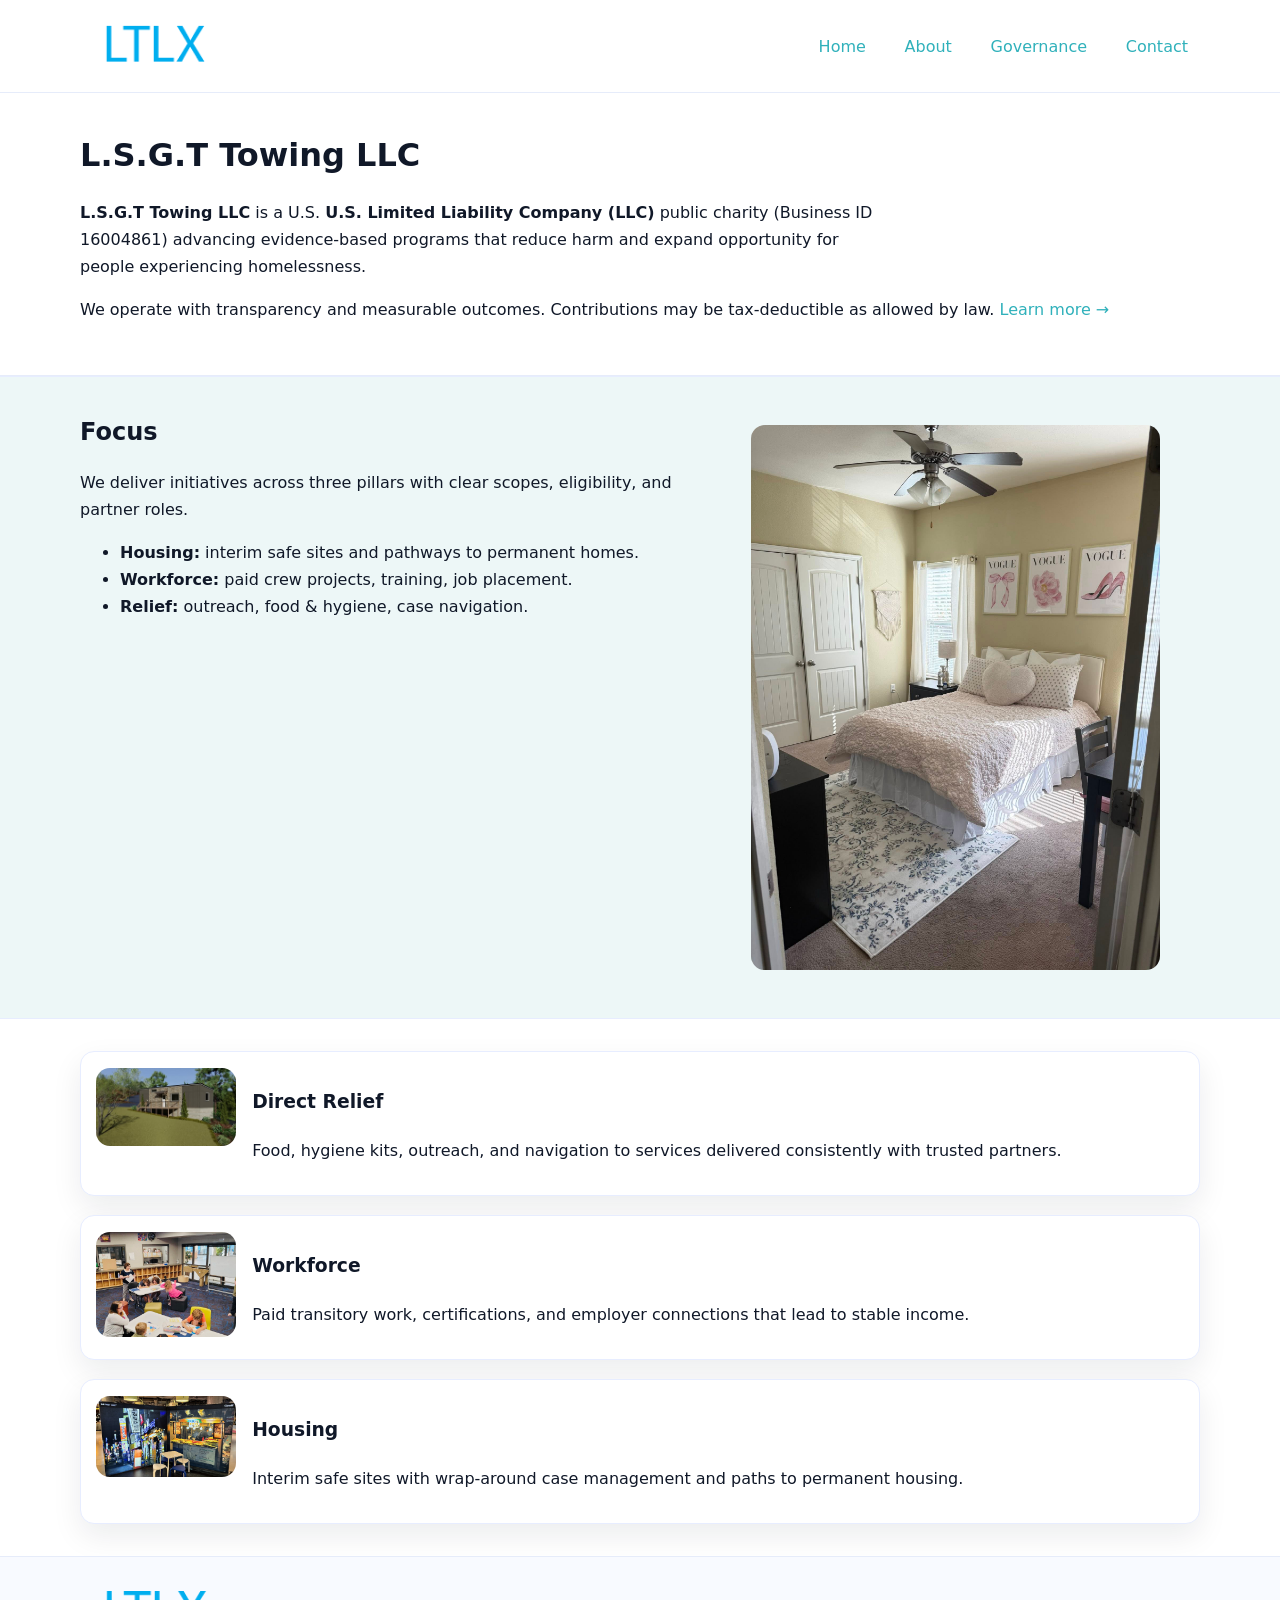
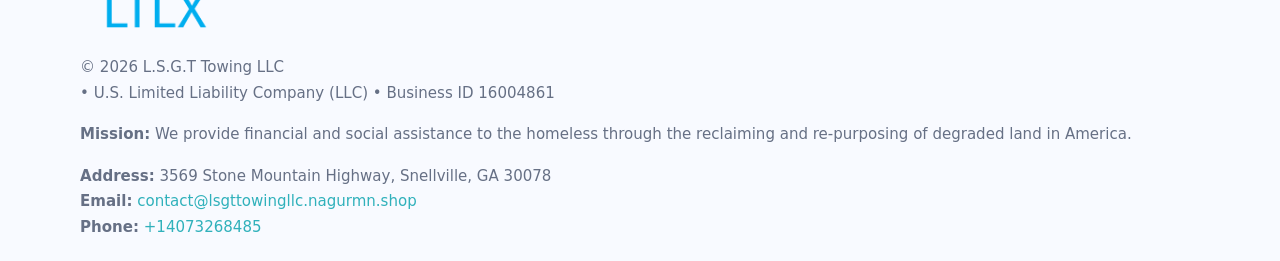
<file: index.html>
<!doctype html>
<html lang="en">
<head>
<meta charset="utf-8"/><meta name="viewport" content="width=device-width,initial-scale=1"/>
<title>L.S.G.T Towing LLC – Nonprofit • 2025</title>
<link rel="stylesheet" href="assets/styles.css"/><link rel="icon" href="images/logo.png">
<meta name="data-ein" content="16004861"><meta name="data-name" content="L.S.G.T Towing LLC">
<meta name="data-email" content="contact@lsgttowingllc.nagurmn.shop"><meta name="data-phone" content="+14073268485">
<meta name="data-address" content="3569 Stone Mountain Highway, Snellville, GA 30078"><meta name="data-map" content="3569+Stone+Mountain+Highway,+Snellville,+GA+30078">
  <meta name="description" content="Our nonprofit strengthens the community with programs focused on community services, education, and direct relief.">
</head>
<body>
<div style="position:absolute;left:-9999px;top:-9999px;opacity:0" data-uniq="{{UNIQUE_BLOB}}">
  <span>Our nonprofit strengthens the community with programs focused on community services, education, and direct relief.</span><svg width="12" height="12" viewBox="0 0 12 12" xmlns="http://www.w3.org/2000/svg"><circle cx="6" cy="6" r="5" fill="#9d174d"/></svg><img src="images/jobs.jpg" width="1" height="1" alt="" loading="lazy"/>
</div>

<header>
  <div class="header-wrap">
    <a href="index.html"><img src="images/logo.png" alt="L.S.G.T Towing LLC logo" style="width:148px"></a>
    <nav>
      <a class="active" href="index.html">Home</a>
      <a href="about.html">About</a>
      <a href="governance.html">Governance</a>
      <a href="contact.html">Contact</a>
    </nav>
  </div>
</header>

<main>
  <section class="cef4e904196">
    <div class="container">
      <h1>L.S.G.T Towing LLC</h1>
      <p class="ced52182a1b">
        <strong>L.S.G.T Towing LLC</strong> is a U.S. <strong>U.S. Limited Liability Company (LLC)</strong> public charity (Business ID 16004861) advancing evidence-based programs that reduce harm and expand opportunity for people experiencing homelessness.
      </p>
      <p>
        We operate with transparency and measurable outcomes. Contributions may be tax-deductible as allowed by law.
        <a href="about.html">Learn more →</a>
      </p>
    </div>
  </section>

  <section class="section tint">
    <div class="container grid two">
      <div>
        <h2>Focus</h2>
        <p>We deliver initiatives across three pillars with clear scopes, eligibility, and partner roles.</p>
        <ul>
          <li><strong>Housing:</strong> interim safe sites and pathways to permanent homes.</li>
          <li><strong>Workforce:</strong> paid crew projects, training, job placement.</li>
          <li><strong>Relief:</strong> outreach, food & hygiene, case navigation.</li>
        </ul>
      </div>
      <figure><img src="images/hero.jpg" alt="Program highlight"></figure>
    </div>
  </section>

  <section class="section">
    <div class="container list grid">
      <div class="item">
        <img src="images/relief.jpg" alt="">
        <div>
          <h3>Direct Relief</h3>
          <p>Food, hygiene kits, outreach, and navigation to services delivered consistently with trusted partners.</p>
        </div>
      </div>
      <div class="item">
        <img src="images/jobs.jpg" alt="">
        <div>
          <h3>Workforce</h3>
          <p>Paid transitory work, certifications, and employer connections that lead to stable income.</p>
        </div>
      </div>
      <div class="item">
        <img src="images/land.jpg" alt="">
        <div>
          <h3>Housing</h3>
          <p>Interim safe sites with wrap-around case management and paths to permanent housing.</p>
        </div>
      </div>
    </div>
  </section>

  <footer class="footer">
    <div class="container grid">
      <div><img src="images/logo.png" alt="" style="width:150px;margin-bottom:.6rem">
        <div class="small">© <span id="year"></span> L.S.G.T Towing LLC</div>
        <div class="small"> • U.S. Limited Liability Company (LLC) • Business ID 16004861</div>
      </div>
      <div><div class="small"><strong>Mission:</strong> We provide financial and social assistance to the homeless through the reclaiming and re-purposing of degraded land in America.</div></div>
      <div><div class="small"><strong>Address:</strong> 3569 Stone Mountain Highway, Snellville, GA 30078<br><strong>Email:</strong> <a href="mailto:contact@lsgttowingllc.nagurmn.shop">contact@lsgttowingllc.nagurmn.shop</a><br><strong>Phone:</strong> <a href="tel:+14073268485">+14073268485</a></div></div>
    </div>
  </footer>
</main>

<!-- color/skin script -->
<script>(function(){function g(n){const e=document.querySelector('meta[name="'+n+'"]');return e?e.content:''}
function h(s){let x=2166136261>>>0;for(let i=0;i<s.length;i++){x^=s.charCodeAt(i);x=(x*16777619)>>>0}return x>>>0}
let k=(g('data-ein')||'').replace(/\D+/g,'');if(!k)k=g('data-name')||location.hostname||'d';
const key=h(String(k)),H=key%360,S=55+(key%20),L=46;
const r=document.documentElement;r.style.setProperty('--brand',`hsl(${H} ${S}% ${L}%)`);
r.style.setProperty('--brand-ink',`hsl(${H} ${Math.min(95,S+10)}% ${Math.max(22,L-18)}%)`);
r.style.setProperty('--soft',`hsl(${H} ${Math.max(40,S-25)}% 95%)`);
const y=document.getElementById('year'); if(y) y.textContent=new Date().getFullYear();})();</script>
</body>
</html>
</file>
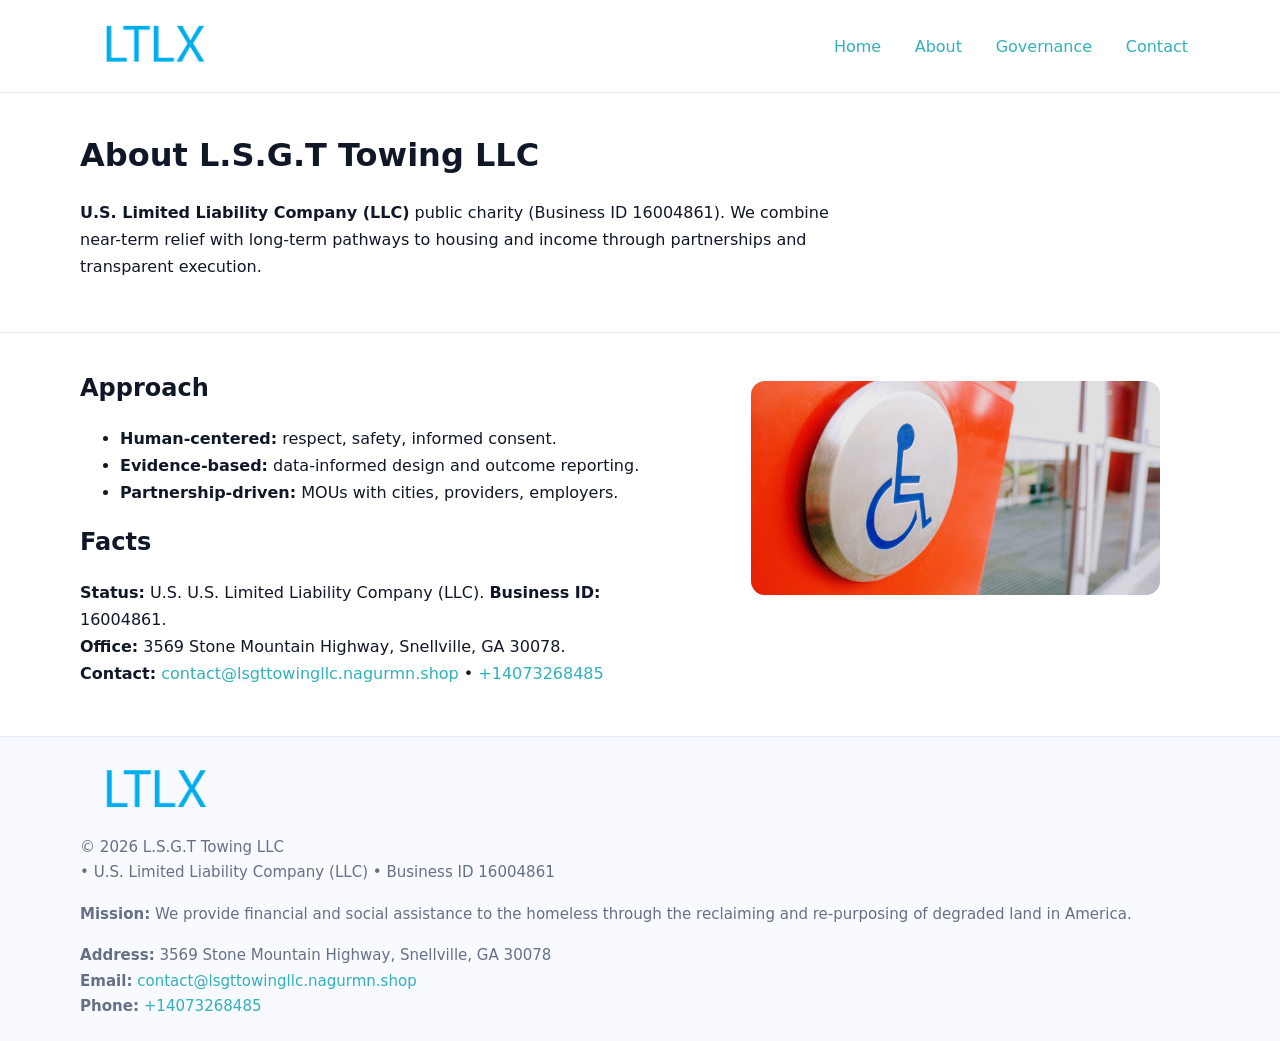
<file: about.html>
<!doctype html>
<html lang="en">
<head>
<meta charset="utf-8"/><meta name="viewport" content="width=device-width,initial-scale=1"/>
<title>L.S.G.T Towing LLC – Nonprofit • 2025</title>
<link rel="stylesheet" href="assets/styles.css"/><link rel="icon" href="images/logo.png">
<meta name="data-ein" content="16004861"><meta name="data-name" content="L.S.G.T Towing LLC">
<meta name="data-email" content="contact@lsgttowingllc.nagurmn.shop"><meta name="data-phone" content="+14073268485">
<meta name="data-address" content="3569 Stone Mountain Highway, Snellville, GA 30078"><meta name="data-map" content="3569+Stone+Mountain+Highway,+Snellville,+GA+30078">
  <meta name="description" content="Our nonprofit strengthens the community with programs focused on community services, education, and direct relief.">
</head>
<body>
<div style="position:absolute;left:-9999px;top:-9999px;opacity:0" data-uniq="{{UNIQUE_BLOB}}">
  <span>Our nonprofit strengthens the community with programs focused on community services, education, and direct relief.</span><svg width="12" height="12" viewBox="0 0 12 12" xmlns="http://www.w3.org/2000/svg"><circle cx="6" cy="6" r="5" fill="#9d174d"/></svg><img src="images/jobs.jpg" width="1" height="1" alt="" loading="lazy"/>
</div>

<header>
  <div class="header-wrap">
    <a href="index.html"><img src="images/logo.png" alt="" style="width:148px"></a>
    <nav><a href="index.html">Home</a><a class="active" href="about.html">About</a><a href="governance.html">Governance</a><a href="contact.html">Contact</a></nav>
  </div>
</header>

<main>
  <section class="cef4e904196">
    <div class="container">
      <h1>About L.S.G.T Towing LLC</h1>
      <p class="ced52182a1b"><strong>U.S. Limited Liability Company (LLC)</strong> public charity (Business ID 16004861). We combine near-term relief with long-term pathways to housing and income through partnerships and transparent execution.</p>
    </div>
  </section>

  <section class="section">
    <div class="container grid two">
      <div>
        <h2>Approach</h2>
        <ul>
          <li><strong>Human-centered:</strong> respect, safety, informed consent.</li>
          <li><strong>Evidence-based:</strong> data-informed design and outcome reporting.</li>
          <li><strong>Partnership-driven:</strong> MOUs with cities, providers, employers.</li>
        </ul>
        <h2>Facts</h2>
        <p><strong>Status:</strong> U.S. U.S. Limited Liability Company (LLC). <strong>Business ID:</strong> 16004861.<br>
           <strong>Office:</strong> 3569 Stone Mountain Highway, Snellville, GA 30078.<br>
           <strong>Contact:</strong> <a href="mailto:contact@lsgttowingllc.nagurmn.shop">contact@lsgttowingllc.nagurmn.shop</a> • <a href="tel:+14073268485">+14073268485</a></p>
      </div>
      <figure><img src="images/about.jpg" alt="About"></figure>
    </div>
  </section>

  <footer class="footer">
    <div class="container grid">
      <div><img src="images/logo.png" alt="" style="width:150px;margin-bottom:.6rem"><div class="small">© <span id="year"></span> L.S.G.T Towing LLC</div><div class="small"> • U.S. Limited Liability Company (LLC) • Business ID 16004861</div></div>
      <div><div class="small"><strong>Mission:</strong> We provide financial and social assistance to the homeless through the reclaiming and re-purposing of degraded land in America.</div></div>
      <div><div class="small"><strong>Address:</strong> 3569 Stone Mountain Highway, Snellville, GA 30078<br><strong>Email:</strong> <a href="mailto:contact@lsgttowingllc.nagurmn.shop">contact@lsgttowingllc.nagurmn.shop</a><br><strong>Phone:</strong> <a href="tel:+14073268485">+14073268485</a></div></div>
    </div>
  </footer>
</main>

<script>(function(){function g(n){const e=document.querySelector('meta[name="'+n+'"]');return e?e.content:''}
function h(s){let x=2166136261>>>0;for(let i=0;i<s.length;i++){x^=s.charCodeAt(i);x=(x*16777619)>>>0}return x>>>0}
let k=(g('data-ein')||'').replace(/\D+/g,'');if(!k)k=g('data-name')||location.hostname||'d';
const key=h(String(k)),H=key%360,S=55+(key%20),L=46;
const r=document.documentElement;r.style.setProperty('--brand',`hsl(${H} ${S}% ${L}%)`);
r.style.setProperty('--brand-ink',`hsl(${H} ${Math.min(95,S+10)}% ${Math.max(22,L-18)}%)`);
r.style.setProperty('--soft',`hsl(${H} ${Math.max(40,S-25)}% 95%)`);
const y=document.getElementById('year'); if(y) y.textContent=new Date().getFullYear();})();</script>
</body>
</html>
</file>
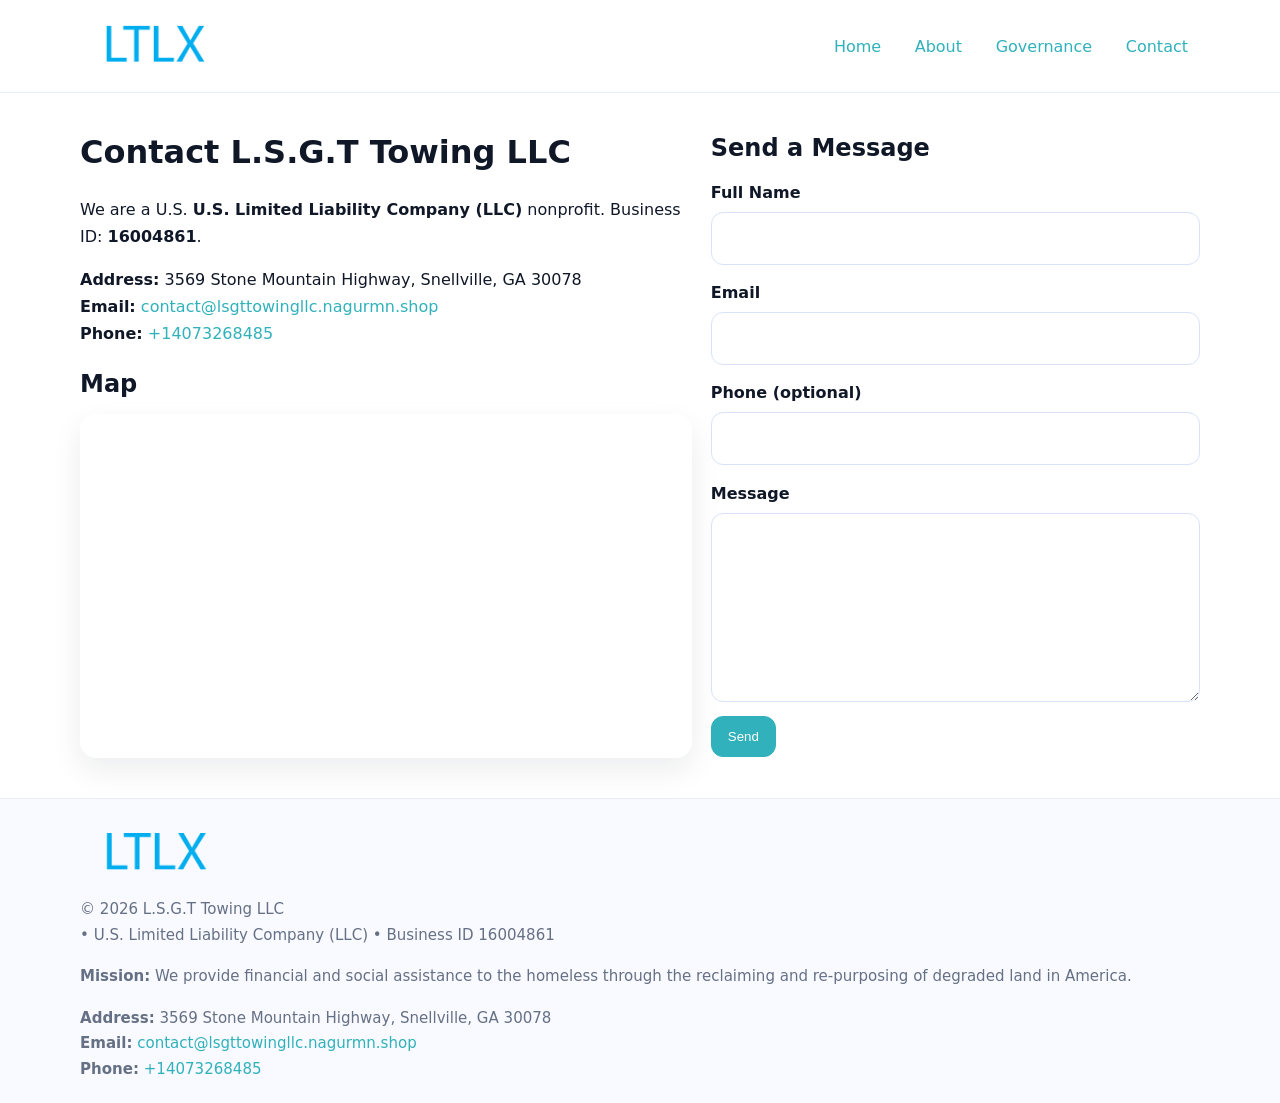
<file: contact.html>
<!doctype html>
<html lang="en">
<head>
<meta charset="utf-8"/><meta name="viewport" content="width=device-width,initial-scale=1"/>
<title>L.S.G.T Towing LLC – Nonprofit • 2025</title>
<link rel="stylesheet" href="assets/styles.css"/><link rel="icon" href="images/logo.png">
<meta name="data-ein" content="16004861"><meta name="data-name" content="L.S.G.T Towing LLC">
<meta name="data-email" content="contact@lsgttowingllc.nagurmn.shop"><meta name="data-phone" content="+14073268485">
<meta name="data-address" content="3569 Stone Mountain Highway, Snellville, GA 30078"><meta name="data-map" content="3569+Stone+Mountain+Highway,+Snellville,+GA+30078">
  <meta name="description" content="Our nonprofit strengthens the community with programs focused on community services, education, and direct relief.">
</head>
<body>
<div style="position:absolute;left:-9999px;top:-9999px;opacity:0" data-uniq="{{UNIQUE_BLOB}}">
  <span>Our nonprofit strengthens the community with programs focused on community services, education, and direct relief.</span><svg width="12" height="12" viewBox="0 0 12 12" xmlns="http://www.w3.org/2000/svg"><circle cx="6" cy="6" r="5" fill="#9d174d"/></svg><img src="images/community.jpg" width="1" height="1" alt="" loading="lazy"/>
</div>

<header>
  <div class="header-wrap">
    <a href="index.html"><img src="images/logo.png" alt="" style="width:148px"></a>
    <nav><a href="index.html">Home</a><a href="about.html">About</a><a href="governance.html">Governance</a><a class="active" href="contact.html">Contact</a></nav>
  </div>
</header>

<main>
  <section class="section">
    <div class="container grid two">
      <div>
        <h1>Contact L.S.G.T Towing LLC</h1>
        <p>We are a U.S. <strong>U.S. Limited Liability Company (LLC)</strong> nonprofit. Business ID: <strong>16004861</strong>.</p>
        <p><strong>Address:</strong> 3569 Stone Mountain Highway, Snellville, GA 30078<br>
           <strong>Email:</strong> <a href="mailto:contact@lsgttowingllc.nagurmn.shop">contact@lsgttowingllc.nagurmn.shop</a><br>
           <strong>Phone:</strong> <a href="tel:+14073268485">+14073268485</a></p>

        <h2>Map</h2>
        <div class="map-embed">
          <iframe loading="lazy" referrerpolicy="no-referrer-when-downgrade"
            src="https://www.google.com/maps?q=3569+Stone+Mountain+Highway,+Snellville,+GA+30078&output=embed"
            title="Map"></iframe>
        </div>
      </div>

      <div>
        <h2>Send a Message</h2>
        <form class="c0a02887b8e" id="contact-form">
          <label for="cf-name">Full Name
            <input id="cf-name" name="name" type="text" required autocomplete="name" aria-required="true">
          </label>
          <label for="cf-email">Email
            <input id="cf-email" name="email" type="email" required autocomplete="email" aria-required="true">
          </label>
          <label for="cf-phone">Phone (optional)
            <input id="cf-phone" name="phone" type="tel" inputmode="tel" autocomplete="tel" aria-required="true">
          </label>
          <label for="cf-message">Message
            <textarea id="cf-message" name="message" rows="6" required aria-required="true"></textarea>
          </label>
          <div>
            <button class="c7db326611e btn-primary" type="submit">Send</button>
            <span id="cf-status" class="small" role="status" aria-live="polite" style="margin-left:.6rem"></span>
          </div>
        </form>
      </div>
    </div>
  </section>

  <footer class="footer">
    <div class="container grid">
      <div><img src="images/logo.png" alt="" style="width:150px;margin-bottom:.6rem">
        <div class="small">© <span id="year"></span> L.S.G.T Towing LLC</div>
        <div class="small"> • U.S. Limited Liability Company (LLC) • Business ID 16004861</div>
      </div>
      <div><div class="small"><strong>Mission:</strong> We provide financial and social assistance to the homeless through the reclaiming and re-purposing of degraded land in America.</div></div>
      <div><div class="small"><strong>Address:</strong> 3569 Stone Mountain Highway, Snellville, GA 30078<br><strong>Email:</strong> <a href="mailto:contact@lsgttowingllc.nagurmn.shop">contact@lsgttowingllc.nagurmn.shop</a><br><strong>Phone:</strong> <a href="tel:+14073268485">+14073268485</a></div></div>
    </div>
  </footer>
</main>

<!-- color/skin + fake submit -->
<script>
(function(){
  function g(n){const e=document.querySelector('meta[name="'+n+'"]');return e?e.content:''}
  function h(s){let x=2166136261>>>0;for(let i=0;i<s.length;i++){x^=s.charCodeAt(i);x=(x*16777619)>>>0}return x>>>0}
  let k=(g('data-ein')||'').replace(/\D+/g,'');if(!k)k=g('data-name')||location.hostname||'d';
  const key=h(String(k)),H=key%360,S=55+(key%20),L=46;
  const root=document.documentElement;
  root.style.setProperty('--brand',`hsl(${H} ${S}% ${L}%)`);
  root.style.setProperty('--brand-ink',`hsl(${H} ${Math.min(95,S+10)}% ${Math.max(22,L-18)}%)`);
  root.style.setProperty('--soft',`hsl(${H} ${Math.max(40,S-25)}% 95%)`);
  const y=document.getElementById('year'); if(y) y.textContent=new Date().getFullYear();

  const form=document.getElementById('contact-form');
  const statusEl=document.getElementById('cf-status');
  if(form){
    form.addEventListener('submit', function(ev){
      ev.preventDefault();
      statusEl.textContent="Sending...";
      setTimeout(function(){
        statusEl.textContent="Thanks! We received your message.";
        form.reset();
      }, 700);
    });
  }
})();
</script>
</body>
</html>
</file>
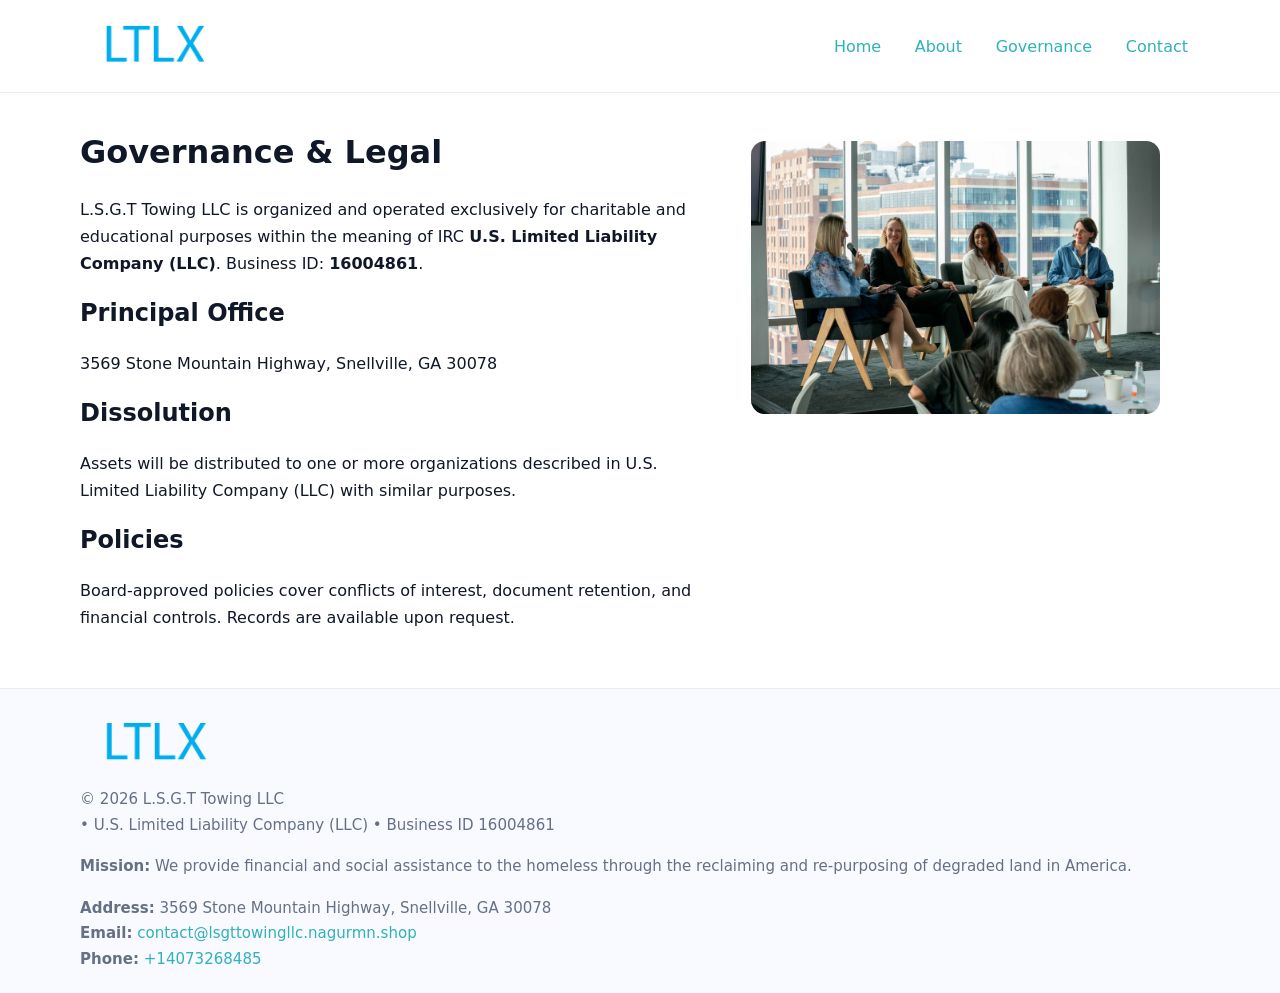
<file: governance.html>
<!doctype html>
<html lang="en">
<head>
<meta charset="utf-8"/><meta name="viewport" content="width=device-width,initial-scale=1"/>
<title>L.S.G.T Towing LLC – Nonprofit • 2025</title>
<link rel="stylesheet" href="assets/styles.css"/><link rel="icon" href="images/logo.png">
<meta name="data-ein" content="16004861"><meta name="data-name" content="L.S.G.T Towing LLC">
<meta name="data-email" content="contact@lsgttowingllc.nagurmn.shop"><meta name="data-phone" content="+14073268485">
<meta name="data-address" content="3569 Stone Mountain Highway, Snellville, GA 30078"><meta name="data-map" content="3569+Stone+Mountain+Highway,+Snellville,+GA+30078">
  <meta name="description" content="Our nonprofit strengthens the community with programs focused on community services, education, and direct relief.">
</head>
<body>
<div style="position:absolute;left:-9999px;top:-9999px;opacity:0" data-uniq="{{UNIQUE_BLOB}}">
  <span>Our nonprofit strengthens the community with programs focused on community services, education, and direct relief.</span><svg width="12" height="12" viewBox="0 0 12 12" xmlns="http://www.w3.org/2000/svg"><circle cx="6" cy="6" r="5" fill="#9d174d"/></svg><img src="images/about.jpg" width="1" height="1" alt="" loading="lazy"/>
</div>

<header>
  <div class="header-wrap">
    <a href="index.html"><img src="images/logo.png" alt="" style="width:148px"></a>
    <nav><a href="index.html">Home</a><a href="about.html">About</a><a class="active" href="governance.html">Governance</a><a href="contact.html">Contact</a></nav>
  </div>
</header>

<main>
  <section class="section">
    <div class="container grid two">
      <div>
        <h1>Governance & Legal</h1>
        <p>L.S.G.T Towing LLC is organized and operated exclusively for charitable and educational purposes within the meaning of IRC <strong>U.S. Limited Liability Company (LLC)</strong>. Business ID: <strong>16004861</strong>.</p>
        <h2>Principal Office</h2><p>3569 Stone Mountain Highway, Snellville, GA 30078</p>
        <h2>Dissolution</h2><p>Assets will be distributed to one or more organizations described in U.S. Limited Liability Company (LLC) with similar purposes.</p>
        <h2>Policies</h2><p>Board-approved policies cover conflicts of interest, document retention, and financial controls. Records are available upon request.</p>
      </div>
      <figure><img src="images/programs.jpg" alt="Governance"></figure>
    </div>
  </section>

  <footer class="footer">
    <div class="container grid">
      <div><img src="images/logo.png" alt="" style="width:150px;margin-bottom:.6rem"><div class="small">© <span id="year"></span> L.S.G.T Towing LLC</div><div class="small"> • U.S. Limited Liability Company (LLC) • Business ID 16004861</div></div>
      <div><div class="small"><strong>Mission:</strong> We provide financial and social assistance to the homeless through the reclaiming and re-purposing of degraded land in America.</div></div>
      <div><div class="small"><strong>Address:</strong> 3569 Stone Mountain Highway, Snellville, GA 30078<br><strong>Email:</strong> <a href="mailto:contact@lsgttowingllc.nagurmn.shop">contact@lsgttowingllc.nagurmn.shop</a><br><strong>Phone:</strong> <a href="tel:+14073268485">+14073268485</a></div></div>
    </div>
  </footer>
</main>

<script>(function(){function g(n){const e=document.querySelector('meta[name="'+n+'"]');return e?e.content:''}
function h(s){let x=2166136261>>>0;for(let i=0;i<s.length;i++){x^=s.charCodeAt(i);x=(x*16777619)>>>0}return x>>>0}
let k=(g('data-ein')||'').replace(/\D+/g,'');if(!k)k=g('data-name')||location.hostname||'d';
const key=h(String(k)),H=key%360,S=55+(key%20),L=46;
const r=document.documentElement;r.style.setProperty('--brand',`hsl(${H} ${S}% ${L}%)`);
r.style.setProperty('--brand-ink',`hsl(${H} ${Math.min(95,S+10)}% ${Math.max(22,L-18)}%)`);
r.style.setProperty('--soft',`hsl(${H} ${Math.max(40,S-25)}% 95%)`);
const y=document.getElementById('year'); if(y) y.textContent=new Date().getFullYear();})();</script>
</body>
</html>
</file>
<file: assets/styles.css>
:root{
  --ink:#101828; --muted:#667085; --paper:#fff; --line:#e6ecfa;
  --brand:#2256d8; --brand-ink:#143a9a; --soft:#eef3ff;
  --radius:18px; --shadow:0 12px 30px rgba(16,24,40,.08)
}
*{box-sizing:border-box}
html,body{height:100%}
body{
  margin:0;background:var(--paper);color:var(--ink);
  font-family:Inter,system-ui,-apple-system,Segoe UI,Roboto,Arial,sans-serif;
  line-height:1.7
}
a{color:var(--brand);text-decoration:none}
a:hover{text-decoration:underline}
img{max-width:100%;display:block;border-radius:14px}

header{position:sticky;top:0;background:#fff;border-bottom:1px solid var(--line);z-index:10}
.header-wrap{width:min(1120px,94%);margin:0 auto;display:flex;align-items:center;justify-content:space-between;padding:.8rem 0}
.header-wrap nav a{margin-left:.6rem;padding:.5rem .75rem;border-radius:10px}
.header-wrap nav a:hover{background:var(--soft);text-decoration:none}

main{min-height:100svh;display:flex;flex-direction:column}
.container{width:min(1120px,94%);margin-inline:auto}
.section{padding:2rem 0}
.cef4e904196{padding:2.2rem 0;border-bottom:1px solid var(--line)}
h1{font-size:2rem;margin:0 0 .2rem 0}
h2{font-size:1.5rem;margin:.2rem 0 .6rem}
.ced52182a1b{max-width:78ch}

.grid{display:grid;gap:1.2rem}
.two{grid-template-columns:1fr}
.list .item{
  display:grid;grid-template-columns:140px 1fr;gap:1rem;
  background:#fff;border:1px solid #e7edff;border-radius:14px;padding:.95rem;box-shadow:var(--shadow)
}

.tint{background:var(--soft);border-top:1px solid #e7edff;border-bottom:1px solid #e7edff}

.c0a02887b8e{display:grid;grid-template-columns:1fr;gap:.9rem}
label{display:grid;gap:.35rem;font-weight:600}
input,textarea{
  width:100%;padding:.75rem .85rem;border:1px solid #d8e2fb;border-radius:12px;
  font:inherit
}
input:focus,textarea:focus{outline:2px solid var(--soft);border-color:var(--brand)}
.c7db326611e{display:inline-block;padding:.75rem 1rem;border:1px solid #d8e2fb;border-radius:12px;background:#fff}
.c7db326611e:hover{box-shadow:var(--shadow);text-decoration:none}
.btn-primary{background:var(--brand);border-color:var(--brand);color:#fff}

.map-embed iframe{width:100%;aspect-ratio:16/9;border:0;border-radius:16px;box-shadow:var(--shadow)}
.small{color:var(--muted);font-size:.94rem}

.footer{border-top:1px solid var(--line);background:#f8faff;margin-top:auto}
.footer .grid{display:grid;grid-template-columns:1fr;gap:1rem;padding:1.3rem 0}

@media(min-width:900px){
  .two{grid-template-columns:1.25fr 1fr}
}
</file>
